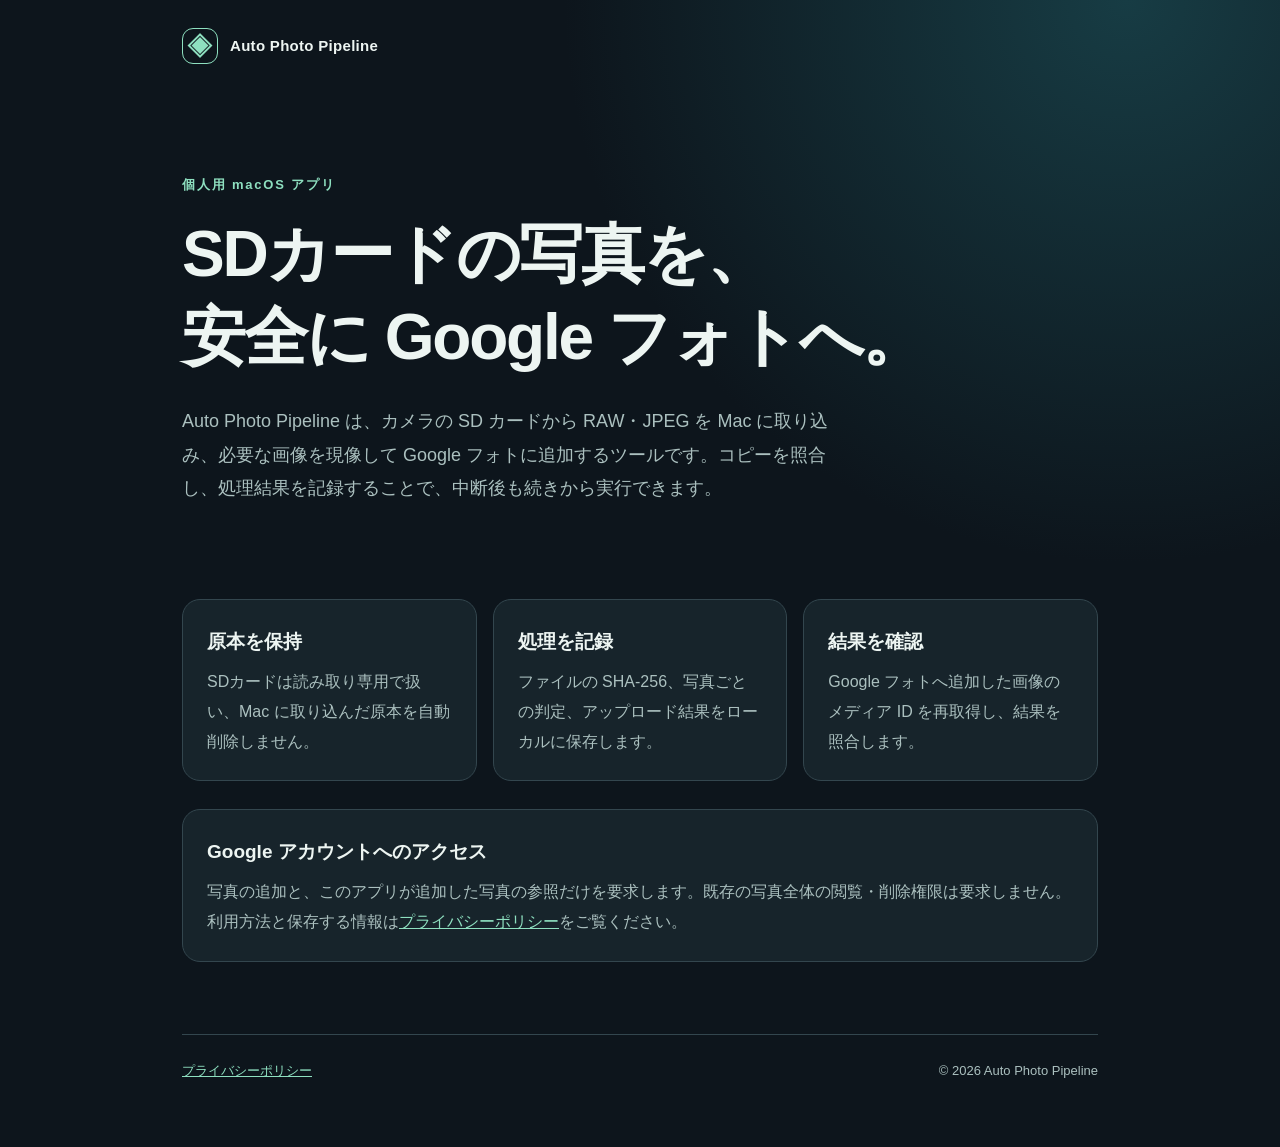
<file: index.html>
<!doctype html>
<html lang="ja">
<head>
  <meta charset="utf-8">
  <meta name="viewport" content="width=device-width, initial-scale=1">
  <meta name="description" content="Auto Photo Pipeline は、SDカードの写真をMacに取り込み、Google フォトへ保存する個人用アプリです。">
  <title>Auto Photo Pipeline</title>
  <link rel="stylesheet" href="style.css">
</head>
<body>
  <main class="page">
    <header class="header">
      <span class="mark" aria-hidden="true">◈</span>
      <span>Auto Photo Pipeline</span>
    </header>
    <section class="hero">
      <p class="eyebrow">個人用 macOS アプリ</p>
      <h1>SDカードの写真を、<br>安全に Google フォトへ。</h1>
      <p>Auto Photo Pipeline は、カメラの SD カードから RAW・JPEG を Mac に取り込み、必要な画像を現像して Google フォトに追加するツールです。コピーを照合し、処理結果を記録することで、中断後も続きから実行できます。</p>
    </section>
    <section class="grid" aria-label="主な機能">
      <article><h2>原本を保持</h2><p>SDカードは読み取り専用で扱い、Mac に取り込んだ原本を自動削除しません。</p></article>
      <article><h2>処理を記録</h2><p>ファイルの SHA-256、写真ごとの判定、アップロード結果をローカルに保存します。</p></article>
      <article><h2>結果を確認</h2><p>Google フォトへ追加した画像のメディア ID を再取得し、結果を照合します。</p></article>
    </section>
    <section class="note">
      <h2>Google アカウントへのアクセス</h2>
      <p>写真の追加と、このアプリが追加した写真の参照だけを要求します。既存の写真全体の閲覧・削除権限は要求しません。利用方法と保存する情報は<a href="privacy.html">プライバシーポリシー</a>をご覧ください。</p>
    </section>
    <footer><a href="privacy.html">プライバシーポリシー</a><span>© 2026 Auto Photo Pipeline</span></footer>
  </main>
</body>
</html>
</file>
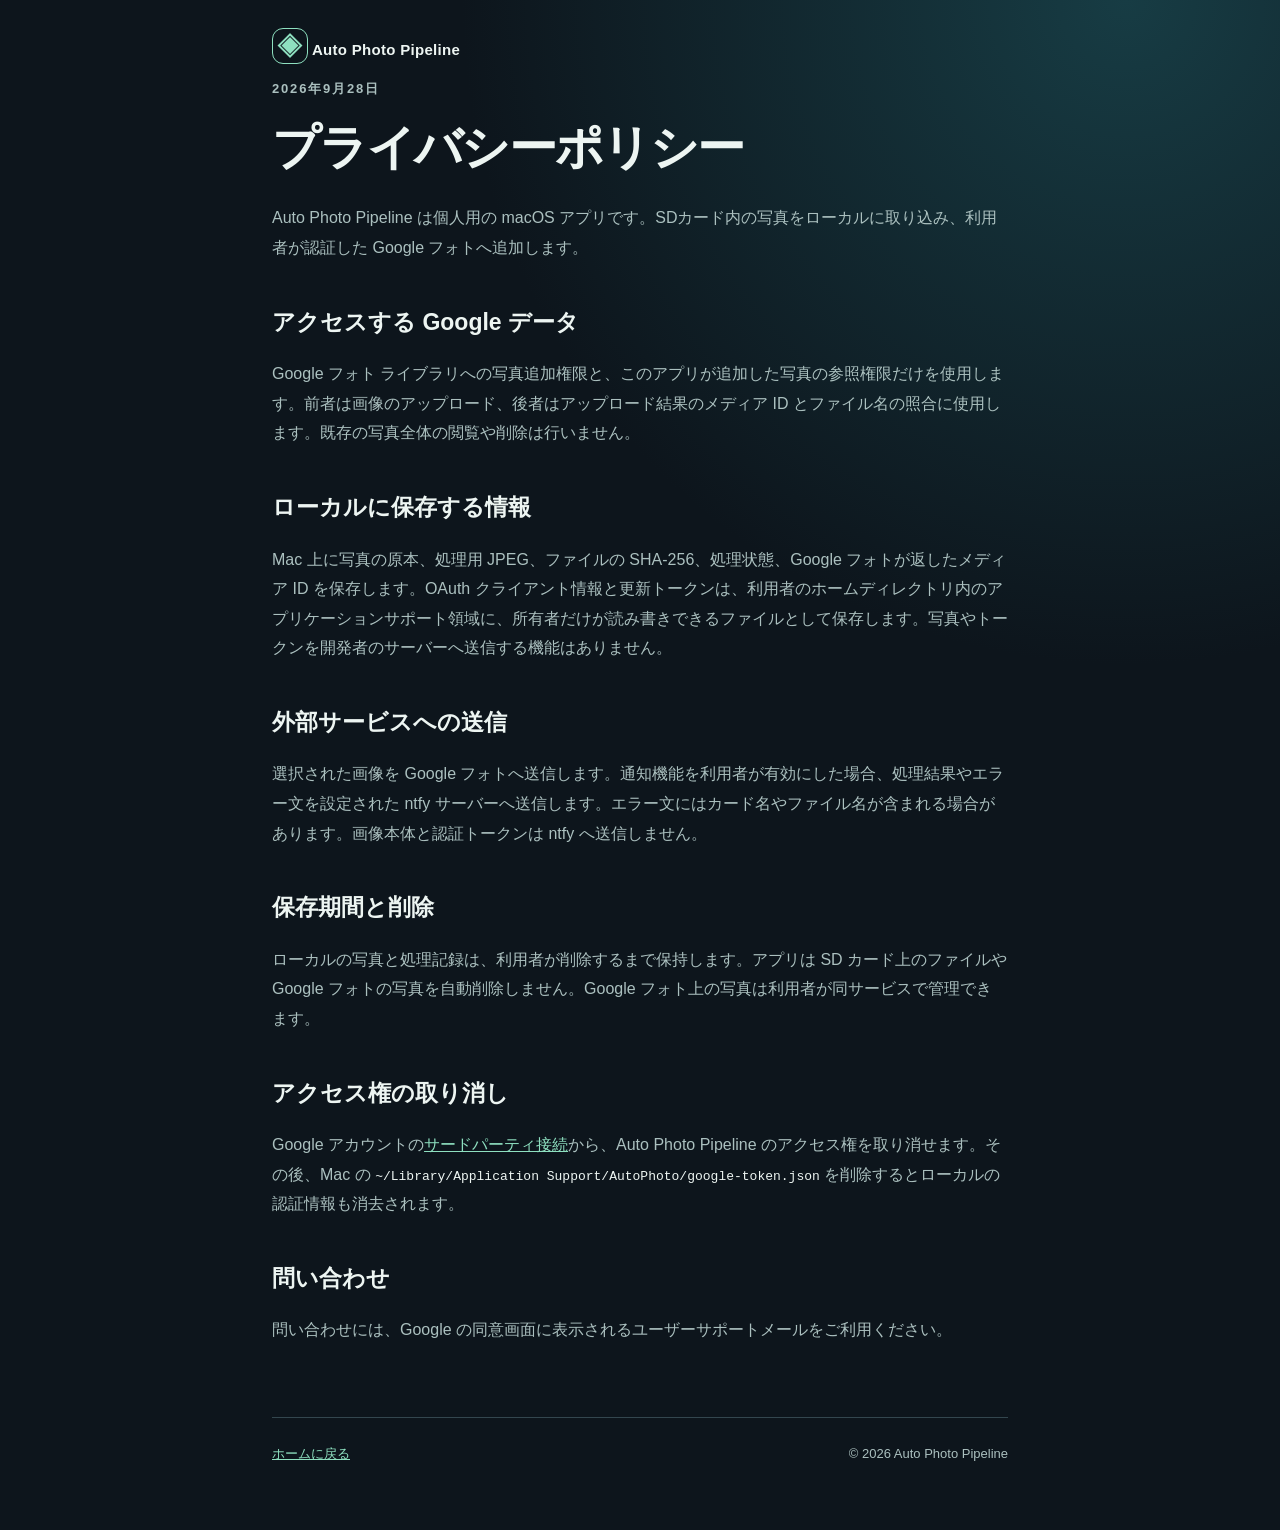
<file: privacy.html>
<!doctype html>
<html lang="ja">
<head>
  <meta charset="utf-8">
  <meta name="viewport" content="width=device-width, initial-scale=1">
  <meta name="description" content="Auto Photo Pipeline のプライバシーポリシー。">
  <title>プライバシーポリシー | Auto Photo Pipeline</title>
  <link rel="stylesheet" href="style.css">
</head>
<body>
  <main class="page document">
    <header class="header"><a href="index.html"><span class="mark" aria-hidden="true">◈</span> Auto Photo Pipeline</a></header>
    <p class="eyebrow">2026年9月28日</p>
    <h1>プライバシーポリシー</h1>
    <p>Auto Photo Pipeline は個人用の macOS アプリです。SDカード内の写真をローカルに取り込み、利用者が認証した Google フォトへ追加します。</p>
    <h2>アクセスする Google データ</h2>
    <p>Google フォト ライブラリへの写真追加権限と、このアプリが追加した写真の参照権限だけを使用します。前者は画像のアップロード、後者はアップロード結果のメディア ID とファイル名の照合に使用します。既存の写真全体の閲覧や削除は行いません。</p>
    <h2>ローカルに保存する情報</h2>
    <p>Mac 上に写真の原本、処理用 JPEG、ファイルの SHA-256、処理状態、Google フォトが返したメディア ID を保存します。OAuth クライアント情報と更新トークンは、利用者のホームディレクトリ内のアプリケーションサポート領域に、所有者だけが読み書きできるファイルとして保存します。写真やトークンを開発者のサーバーへ送信する機能はありません。</p>
    <h2>外部サービスへの送信</h2>
    <p>選択された画像を Google フォトへ送信します。通知機能を利用者が有効にした場合、処理結果やエラー文を設定された ntfy サーバーへ送信します。エラー文にはカード名やファイル名が含まれる場合があります。画像本体と認証トークンは ntfy へ送信しません。</p>
    <h2>保存期間と削除</h2>
    <p>ローカルの写真と処理記録は、利用者が削除するまで保持します。アプリは SD カード上のファイルや Google フォトの写真を自動削除しません。Google フォト上の写真は利用者が同サービスで管理できます。</p>
    <h2>アクセス権の取り消し</h2>
    <p>Google アカウントの<a href="https://myaccount.google.com/connections">サードパーティ接続</a>から、Auto Photo Pipeline のアクセス権を取り消せます。その後、Mac の <code>~/Library/Application Support/AutoPhoto/google-token.json</code> を削除するとローカルの認証情報も消去されます。</p>
    <h2>問い合わせ</h2>
    <p>問い合わせには、Google の同意画面に表示されるユーザーサポートメールをご利用ください。</p>
    <footer><a href="index.html">ホームに戻る</a><span>© 2026 Auto Photo Pipeline</span></footer>
  </main>
</body>
</html>
</file>
<file: style.css>
:root{color-scheme:dark;--bg:#0d151c;--panel:#17242b;--line:#33464e;--text:#edf5f2;--muted:#abc0bf;--accent:#8ee0c0}
*{box-sizing:border-box}body{margin:0;background:radial-gradient(circle at 88% 0%,#173c44 0,transparent 35%),var(--bg);color:var(--text);font-family:-apple-system,BlinkMacSystemFont,"Hiragino Kaku Gothic ProN","Noto Sans JP",sans-serif;line-height:1.85}
a{color:var(--accent)}.page{max-width:980px;margin:auto;padding:28px 32px 64px}.header{display:flex;align-items:center;gap:12px;font-size:15px;font-weight:700;letter-spacing:.02em}.header a{color:var(--text);text-decoration:none}.mark{display:inline-grid;place-items:center;width:36px;height:36px;border:1px solid var(--accent);border-radius:11px;color:var(--accent);font-size:25px;line-height:1}
.hero{padding:96px 0 76px;max-width:790px}.eyebrow{color:var(--accent);font-size:13px;font-weight:700;letter-spacing:.14em}.hero h1,.document h1{font-size:clamp(34px,6vw,64px);line-height:1.3;letter-spacing:-.035em;margin:16px 0 26px}.hero>p:last-child{color:var(--muted);font-size:18px;max-width:680px}
.grid{display:grid;grid-template-columns:repeat(3,1fr);gap:16px}.grid article,.note{background:var(--panel);border:1px solid var(--line);border-radius:18px;padding:24px}.grid h2,.note h2{font-size:19px;margin:0 0 8px}.grid p,.note p{color:var(--muted);margin:0}.note{margin-top:28px}.document{max-width:800px}.document h1{font-size:clamp(34px,5vw,48px);margin-bottom:24px}.document h2{font-size:23px;margin:38px 0 8px}.document p{color:var(--muted)}.document code{overflow-wrap:anywhere;color:var(--text)}footer{border-top:1px solid var(--line);display:flex;justify-content:space-between;gap:20px;margin-top:72px;padding-top:24px;color:var(--muted);font-size:13px}
@media(max-width:720px){.page{padding:22px 20px 48px}.hero{padding:70px 0 45px}.grid{grid-template-columns:1fr}.hero>p:last-child{font-size:16px}footer{flex-direction:column}}
</file>
